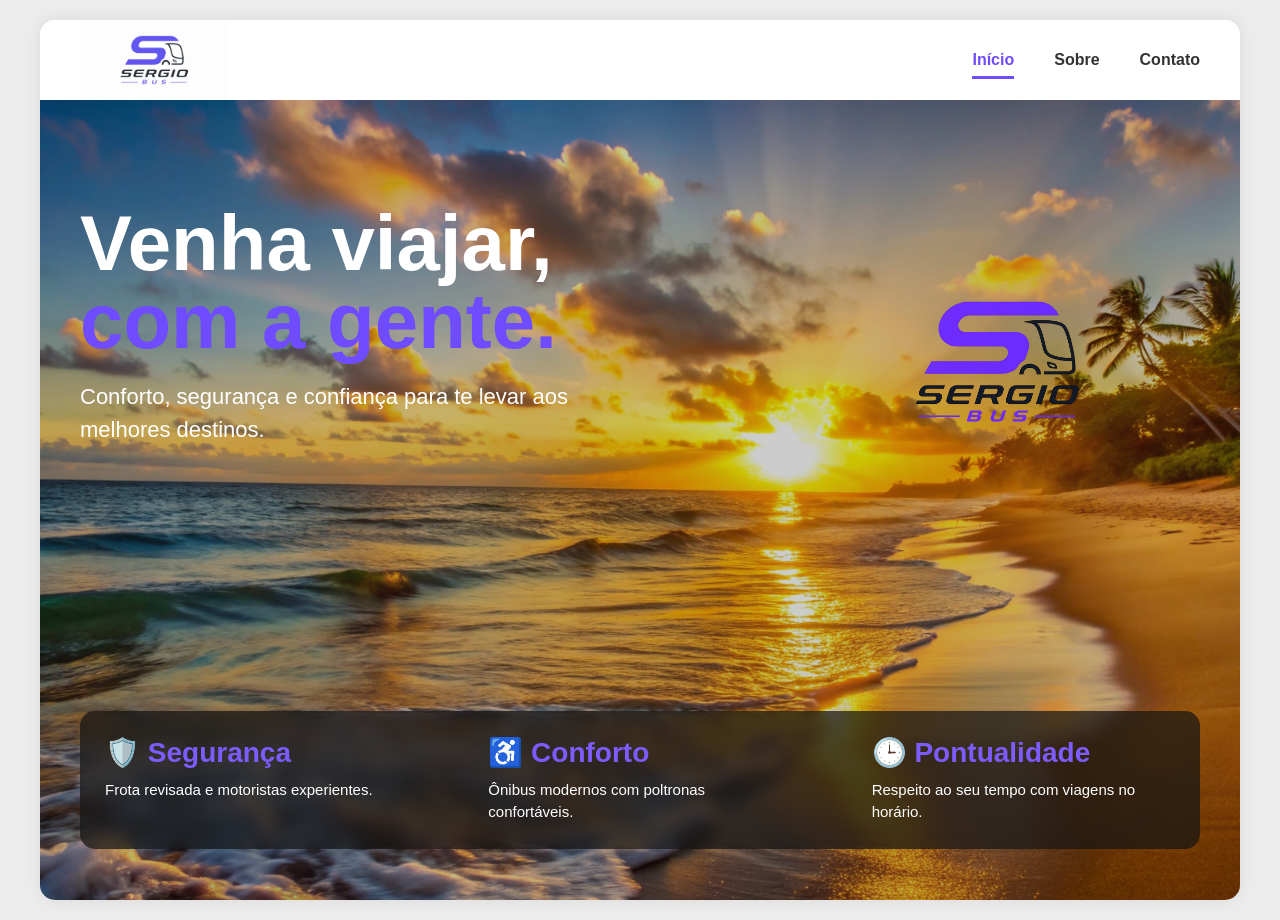
<file: index.html>
<!DOCTYPE html>
<html lang="pt-BR">
<head>
<meta charset="UTF-8">
<meta name="viewport" content="width=device-width, initial-scale=1.0">
<title>Sergio Bus</title>

<link rel="stylesheet" href="style.css">
</head>
<body>

<div class="container">

<header>

<nav class="navbar">

<img src="img/logo1.png" class="logo">

<ul>
<li><a href="index.html" class="ativo">Início</a></li>
<li><a href="sobre.html">Sobre</a></li>
<li><a href="contato.html">Contato</a></li>
</ul>

</nav>

</header>

<section class="hero">

<div class="overlay"></div>

<div class="hero-content">

<div class="texto">

<h1>
Venha viajar,
<span>com a gente.</span>
</h1>

<p>
Conforto, segurança e confiança para te levar aos melhores destinos.
</p>

</div>

<div class="hero-logo">
<img src="img/logo2.png">
</div>

</div>

<div class="vantagens">

<div class="item">
<h3>🛡️ Segurança</h3>
<p>Frota revisada e motoristas experientes.</p>
</div>

<div class="item">
<h3>♿ Conforto</h3>
<p>Ônibus modernos com poltronas confortáveis.</p>
</div>

<div class="item">
<h3>🕒 Pontualidade</h3>
<p>Respeito ao seu tempo com viagens no horário.</p>
</div>

</div>

</section>

</div>

</body>
</html>
</file>
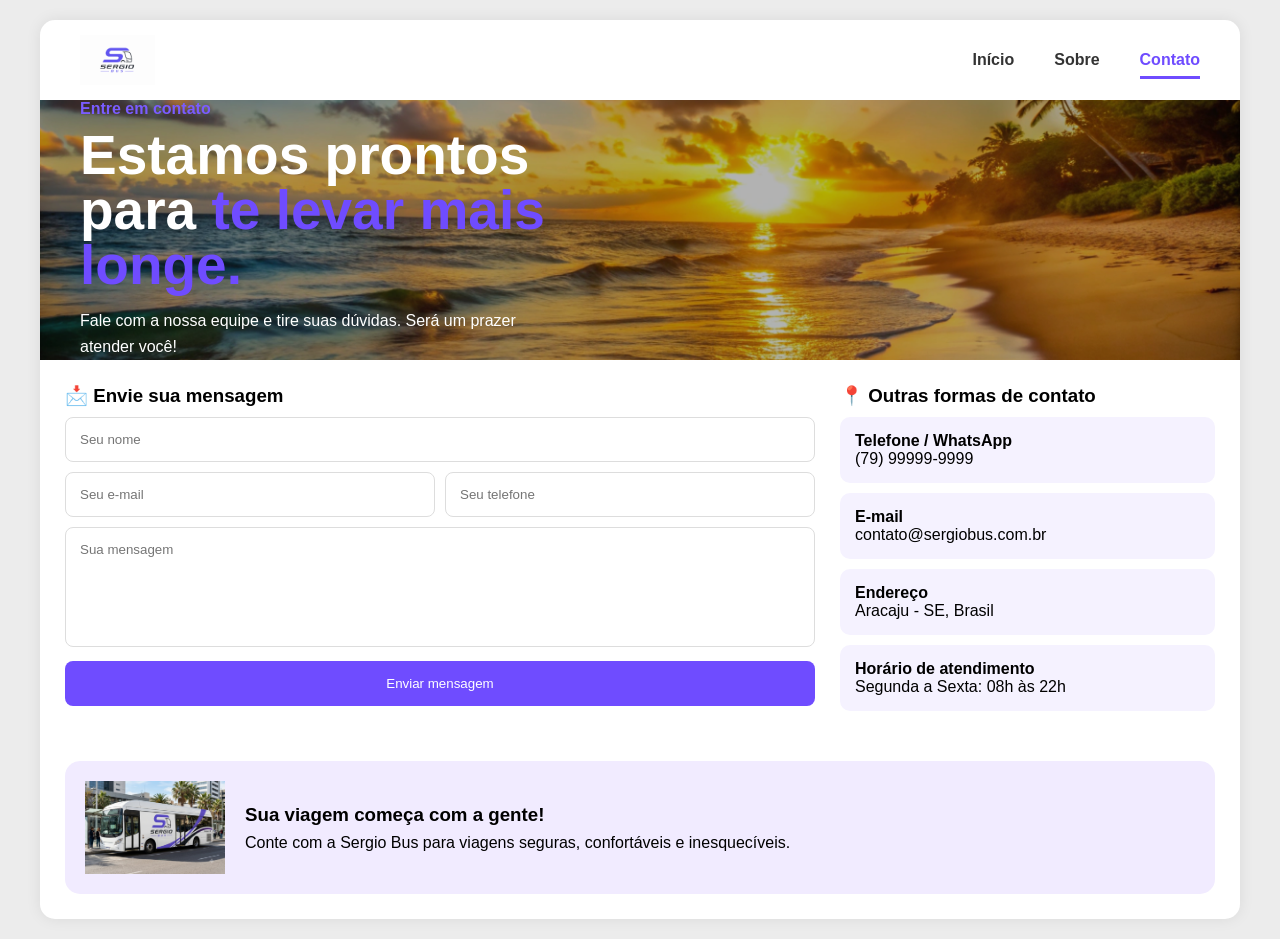
<file: contato.html>
<!DOCTYPE html>
<html lang="pt-BR">
<head>
<meta charset="UTF-8">
<meta name="viewport" content="width=device-width, initial-scale=1.0">
<title>Contato - Sergio Bus</title>

<link rel="stylesheet" href="contato.css">
</head>
<body>

<div class="container">

    <header>
        <nav class="navbar">

            <img src="img/logo1.png" class="logo" alt="Logo">

            <ul>
                <li><a href="index.html">Início</a></li>
                <li><a href="sobre.html">Sobre</a></li>
                <li><a href="contato.html" class="ativo">Contato</a></li>
            </ul>

        </nav>
    </header>

    <section class="hero">

        <div class="overlay"></div>

        <div class="hero-text">

            <h4>Entre em contato</h4>

            <h1>
                Estamos prontos para
                <span>te levar mais longe.</span>
            </h1>

            <p>
                Fale com a nossa equipe e tire suas dúvidas.
                Será um prazer atender você!
            </p>

        </div>

    </section>

    <section class="contato">

        <div class="formulario">

            <h3>📩 Envie sua mensagem</h3>

            <form action="enviar.php" method="POST">

                <input
                    type="text"
                    name="nome"
                    placeholder="Seu nome"
                    required
                >

                <div class="duplo">

                    <input
                        type="email"
                        name="email"
                        placeholder="Seu e-mail"
                        required
                    >

                    <input
                        type="tel"
                        name="telefone"
                        placeholder="Seu telefone"
                    >

                </div>

                <textarea
                    name="mensagem"
                    placeholder="Sua mensagem"
                    required
                ></textarea>

                <button type="submit">
                    Enviar mensagem
                </button>

            </form>

        </div>

        <div class="informacoes">

            <h3>📍 Outras formas de contato</h3>

            <div class="info">
                <strong>Telefone / WhatsApp</strong>
                <p>(79) 99999-9999</p>
            </div>

            <div class="info">
                <strong>E-mail</strong>
                <p>contato@sergiobus.com.br</p>
            </div>

            <div class="info">
                <strong>Endereço</strong>
                <p>Aracaju - SE, Brasil</p>
            </div>

            <div class="info">
                <strong>Horário de atendimento</strong>
                <p>Segunda a Sexta: 08h às 22h</p>
            </div>

        </div>

    </section>

    <section class="cta">

        <img src="img/onibus.png" alt="Ônibus">

        <div>

            <h3>Sua viagem começa com a gente!</h3>

            <p>
                Conte com a Sergio Bus para viagens seguras,
                confortáveis e inesquecíveis.
            </p>

        </div>

    </section>

</div>

</body>
</html>
</file>
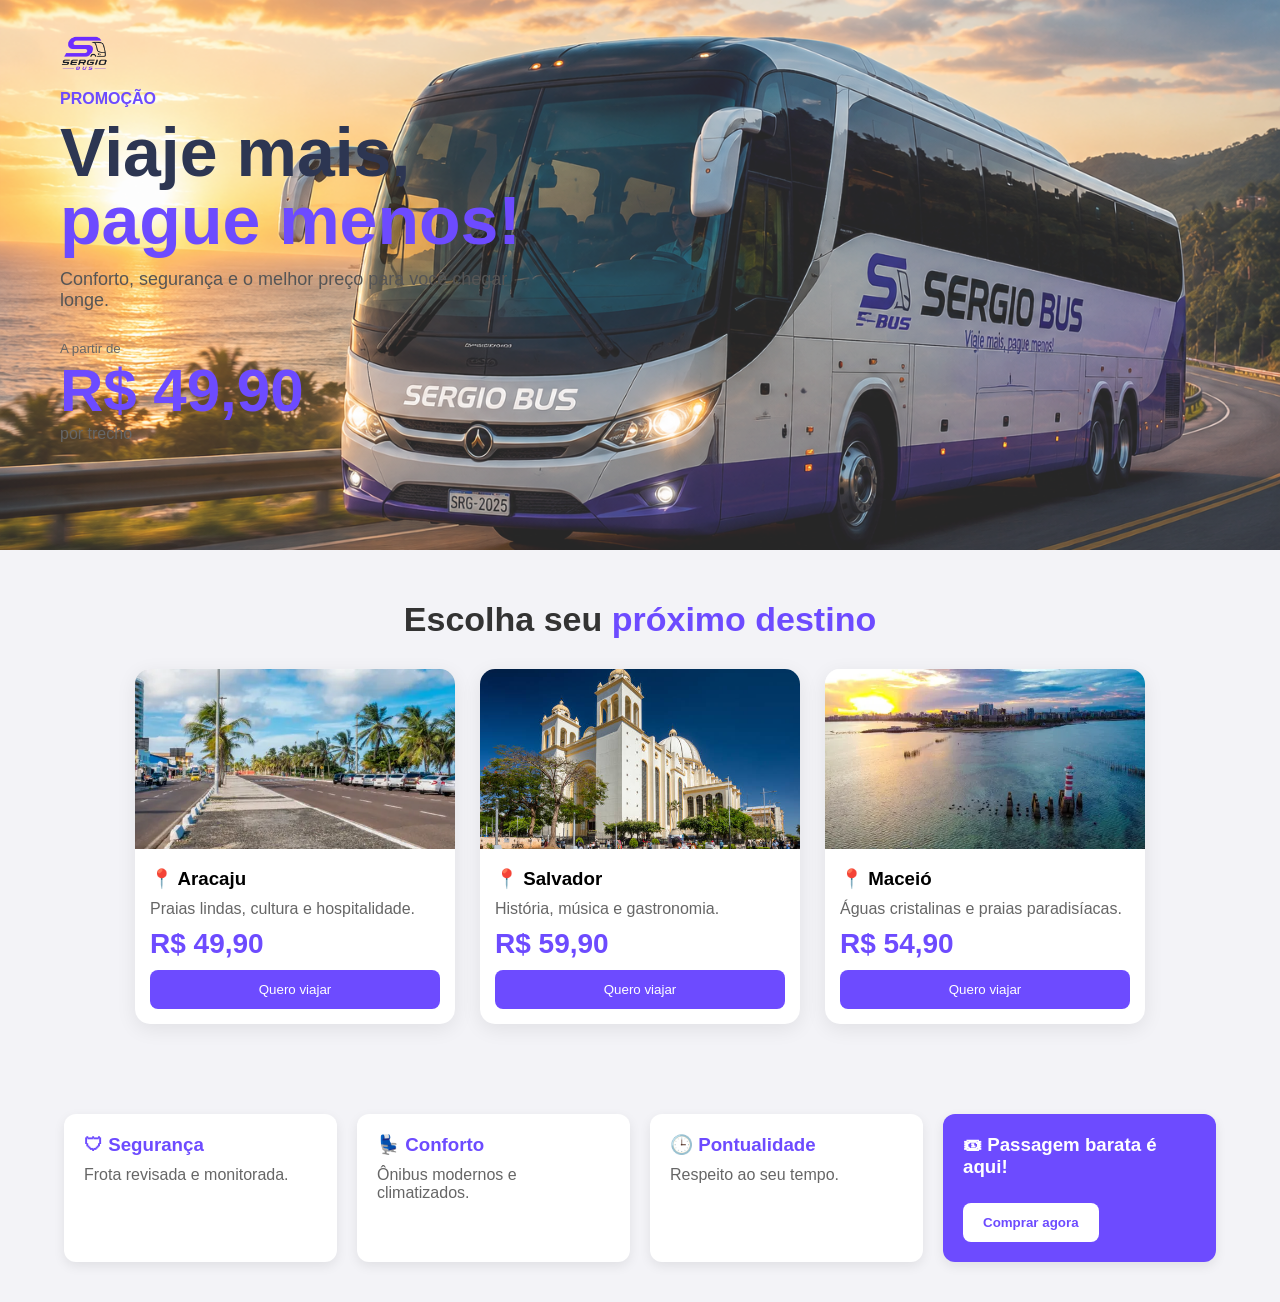
<file: promo.html>
<!DOCTYPE html>
<html lang="pt-BR">
<head>
<meta charset="UTF-8">
<meta name="viewport" content="width=device-width, initial-scale=1.0">
<title>Sergio Bus</title>
<link rel="stylesheet" href="promo.css">
</head>
<body>

<header class="banner">

    <img src="img/logo2.png" alt="Logo Sergio Bus" class="logo">

    <div class="banner-content">
        <p class="promo">PROMOÇÃO</p>

        <h1>
            Viaje mais,<br>
            <span>pague menos!</span>
        </h1>

        <p class="descricao">
            Conforto, segurança e o melhor preço
            para você chegar longe.
        </p>

        <div class="preco-box">
            <small>A partir de</small>
            <h2>R$ 49,90</h2>
            <span>por trecho</span>
        </div>
    </div>

</header>

<section class="destinos">

    <h2>Escolha seu <span>próximo destino</span></h2>

    <div class="cards">

        <div class="card">
            <img src="img/aracaju.webp" alt="Aracaju">
            <div class="card-content">
                <h3>📍 Aracaju</h3>
                <p>Praias lindas, cultura e hospitalidade.</p>
                <h4>R$ 49,90</h4>
                <button>Quero viajar</button>
            </div>
        </div>

        <div class="card">
            <img src="img/salvador.jpg" alt="Salvador">
            <div class="card-content">
                <h3>📍 Salvador</h3>
                <p>História, música e gastronomia.</p>
                <h4>R$ 59,90</h4>
                <button>Quero viajar</button>
            </div>
        </div>

        <div class="card">
            <img src="img/maceio.webp" alt="Maceió">
            <div class="card-content">
                <h3>📍 Maceió</h3>
                <p>Águas cristalinas e praias paradisíacas.</p>
                <h4>R$ 54,90</h4>
                <button>Quero viajar</button>
            </div>
        </div>

    </div>

</section>

<section class="vantagens">

    <div class="item">
        <h3>🛡 Segurança</h3>
        <p>Frota revisada e monitorada.</p>
    </div>

    <div class="item">
        <h3>💺 Conforto</h3>
        <p>Ônibus modernos e climatizados.</p>
    </div>

    <div class="item">
        <h3>🕒 Pontualidade</h3>
        <p>Respeito ao seu tempo.</p>
    </div>

    <div class="item destaque">
        <h3>🎟 Passagem barata é aqui!</h3>
        <button>Comprar agora</button>
    </div>

</section>

</body>
</html>
</file>
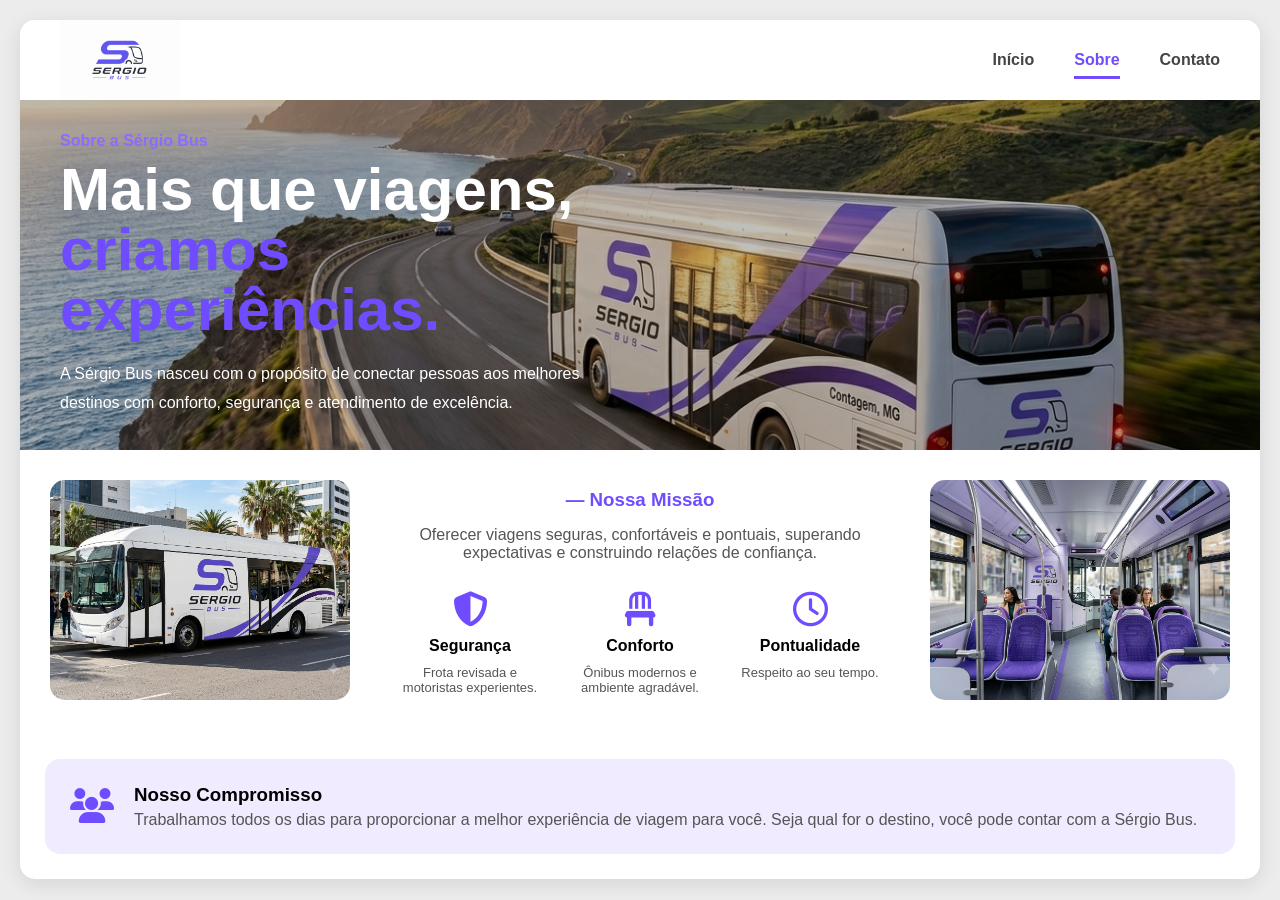
<file: sobre.html>
<!DOCTYPE html>
<html lang="pt-BR">
<head>
    <meta charset="UTF-8">
    <meta name="viewport" content="width=device-width, initial-scale=1.0">
    <title>Sobre - Sergio Bus</title>

    <link rel="stylesheet" href="sobre.css">

    <link rel="stylesheet"
    href="https://cdnjs.cloudflare.com/ajax/libs/font-awesome/6.5.1/css/all.min.css">
</head>
<body>

<div class="container">

    <header>

        <nav class="navbar">

            <img src="img/logo1.png" class="logo">

            <ul>
                <li><a href="index.html">Início</a></li>
                <li><a href="sobre.html" class="ativo">Sobre</a></li>
                <li><a href="contato.html">Contato</a></li>
            </ul>

        </nav>

    </header>

    <section class="hero">

        <div class="overlay"></div>

        <div class="hero-text">

            <h4>Sobre a Sérgio Bus</h4>

            <h1>
                Mais que viagens,<br>
                <span>criamos experiências.</span>
            </h1>

            <p>
                A Sérgio Bus nasceu com o propósito de conectar pessoas aos melhores destinos com conforto, segurança e atendimento de excelência.
            </p>

        </div>

    </section>

    <section class="missao">

        <div class="foto">
            <img src="img/onibus.png">
        </div>

        <div class="centro">

            <h3>— Nossa Missão</h3>

            <p>
                Oferecer viagens seguras, confortáveis e pontuais,
                superando expectativas e construindo relações de confiança.
            </p>

            <div class="cards">

                <div class="card">

                    <i class="fa-solid fa-shield-halved"></i>

                    <h4>Segurança</h4>

                    <p>
                        Frota revisada e motoristas experientes.
                    </p>

                </div>

                <div class="card">

                    <i class="fa-solid fa-chair"></i>

                    <h4>Conforto</h4>

                    <p>
                        Ônibus modernos e ambiente agradável.
                    </p>

                </div>

                <div class="card">

                    <i class="fa-regular fa-clock"></i>

                    <h4>Pontualidade</h4>

                    <p>
                        Respeito ao seu tempo.
                    </p>

                </div>

            </div>

        </div>

        <div class="foto">
            <img src="img/dentrodoonibus.png">
        </div>

    </section>

    <section class="compromisso">

        <i class="fa-solid fa-users"></i>

        <div>

            <h3>Nosso Compromisso</h3>

            <p>
                Trabalhamos todos os dias para proporcionar a melhor experiência de viagem para você.
                Seja qual for o destino, você pode contar com a Sérgio Bus.
            </p>

        </div>

    </section>

</div>

</body>
</html>
</file>
<file: style.css>
*{
margin:0;
padding:0;
box-sizing:border-box;
font-family:Arial, Helvetica, sans-serif;
}

body{
background:#ececec;
padding:20px;
}

.container{
max-width:1200px;
margin:auto;
background:white;
border-radius:15px;
overflow:hidden;
box-shadow:0 0 15px rgba(0,0,0,.08);
}

/* MENU */

.navbar{
height:80px;
padding:0 40px;
display:flex;
justify-content:space-between;
align-items:center;
background:white;
}

.logo{
height:100px;
}

.navbar ul{
display:flex;
gap:40px;
list-style:none;
}

.navbar a{
text-decoration:none;
color:#333;
font-weight:600;
}

.navbar a.ativo{
color:#6f4cff;
border-bottom:3px solid #6f4cff;
padding-bottom:8px;
}

/* HERO */

.hero{
height:800px;
background:url("img/praia.jpg");
background-size:cover;
background-position:center;
position:relative;
padding:40px;
}

.overlay{
position:absolute;
inset:0;
background:rgba(0,0,0,.20);
}

.hero-content{
position:relative;
z-index:2;

display:flex;
justify-content:space-between;
align-items:center;
}

.texto{
max-width:500px;
color:white;
}

.texto h1{
font-size:78px;
line-height:1;
}

.texto span{
display:block;
color:#6f4cff;
}

.texto p{
font-size:22px;
margin-top:20px;
line-height:1.5;
}

.hero-logo img{
width:400px;
margin-top:100px;
}

/* CARDS */

.vantagens{
position:relative;
z-index:2;

margin-top:200px;

display:flex;
gap:80px;

background:rgba(20,20,20,.70);

backdrop-filter:blur(8px);

padding:25px;

border-radius:15px;
}

.item{
flex:1;
color:white;
}

.item h3{
color:#7d5cff;
margin-bottom:10px;
font-size:28px;
}

.item p{
font-size:15px;
line-height:1.5;
}
</file>
<file: contato.css>
*{
    margin:0;
    padding:0;
    box-sizing:border-box;
    font-family:Arial, Helvetica, sans-serif;
}

body{
    background:#ececec;
    padding:20px;
}

.container{
    max-width:1200px;
    margin:auto;
    background:white;
    border-radius:15px;
    overflow:hidden;
    box-shadow:0 0 15px rgba(0,0,0,.08);
}

/* MENU */

.navbar{
    height:80px;
    padding:0 40px;
    display:flex;
    justify-content:space-between;
    align-items:center;
}

.logo{
    height:50px;
}

.navbar ul{
    list-style:none;
    display:flex;
    gap:40px;
}

.navbar a{
    text-decoration:none;
    color:#333;
    font-weight:600;
}

.ativo{
    color:#6f4cff !important;
    border-bottom:3px solid #6f4cff;
    padding-bottom:8px;
}

/* BANNER */

.hero{
    height:260px;
    background:url("img/praia.jpg");
    background-size:cover;
    background-position:center;
    position:relative;

    display:flex;
    align-items:center;
}

.overlay{
    position:absolute;
    inset:0;
    background:rgba(0,0,0,.30);
}

.hero-text{
    position:relative;
    z-index:2;
    color:white;
    padding:40px;
    max-width:550px;
}

.hero-text h4{
    color:#7a5cff;
    margin-bottom:10px;
}

.hero-text h1{
    font-size:55px;
    line-height:1;
}

.hero-text span{
    color:#6f4cff;
}

.hero-text p{
    margin-top:15px;
    line-height:1.6;
}

/* CONTEUDO */

.contato{
    padding:25px;

    display:grid;
    grid-template-columns:2fr 1fr;
    gap:25px;
}

.formulario input,
.formulario textarea{
    width:100%;
    padding:14px;
    border:1px solid #ddd;
    border-radius:8px;
    margin-top:10px;
}

.duplo{
    display:grid;
    grid-template-columns:1fr 1fr;
    gap:10px;
}

textarea{
    height:120px;
    resize:none;
}

button{
    width:100%;
    margin-top:10px;

    border:none;
    background:#6f4cff;
    color:white;

    padding:15px;
    border-radius:8px;

    cursor:pointer;
}

.info{
    background:#f5f2ff;
    padding:15px;
    border-radius:10px;
    margin-top:10px;
}

/* CARD FINAL */

.cta{
    margin:25px;

    background:#f1ebff;

    border-radius:15px;

    padding:20px;

    display:flex;
    align-items:center;
    gap:20px;
}

.cta img{
    width:140px;
}

.cta h3{
    margin-bottom:8px;
}

/* RESPONSIVO */

@media(max-width:900px){

    .contato{
        grid-template-columns:1fr;
    }

    .duplo{
        grid-template-columns:1fr;
    }

    .cta{
        flex-direction:column;
        text-align:center;
    }

    .hero-text h1{
        font-size:38px;
    }
}
</file>
<file: promo.css>
*{
    margin:0;
    padding:0;
    box-sizing:border-box;
    font-family:Arial, sans-serif;
}

body{
    background:#f3f3f7;
}

.banner{
    height:550px;
    background:url("img/onibus2.png") center center/cover no-repeat;
    position:relative;
}

.banner::before{
    content:"";
    position:absolute;
    inset:0;
    background:rgba(255,255,255,.15);
}

.logo{
    position:absolute;
    top:20px;
    left:30px;
    width:110px;
    z-index:2;
}

.banner-content{
    position:absolute;
    left:60px;
    top:90px;
    max-width:500px;
    z-index:2;
}

.promo{
    color:#6d4bff;
    font-weight:bold;
    margin-bottom:10px;
}

.banner-content h1{
    font-size:68px;
    line-height:1;
    color:#2d3652;
}

.banner-content h1 span{
    color:#6d4bff;
}

.descricao{
    margin-top:15px;
    font-size:18px;
    color:#555;
}

.preco-box{
    margin-top:30px;
}

.preco-box small{
    display:block;
    color:#666;
}

.preco-box h2{
    font-size:60px;
    color:#6d4bff;
}

.preco-box span{
    color:#666;
}

.destinos{
    padding:50px 5%;
}

.destinos h2{
    text-align:center;
    margin-bottom:30px;
    color:#333;
    font-size:34px;
}

.destinos span{
    color:#6d4bff;
}

.cards{
    display:flex;
    justify-content:center;
    gap:25px;
    flex-wrap:wrap;
}

.card{
    width:320px;
    background:#fff;
    border-radius:15px;
    overflow:hidden;
    box-shadow:0 5px 20px rgba(0,0,0,.08);
}

.card img{
    width:100%;
    height:180px;
    object-fit:cover;
}

.card-content{
    padding:15px;
}

.card-content h3{
    margin-bottom:10px;
}

.card-content p{
    color:#666;
    margin-bottom:10px;
}

.card-content h4{
    color:#6d4bff;
    font-size:28px;
    margin-bottom:10px;
}

.card-content button{
    width:100%;
    border:none;
    background:#6d4bff;
    color:#fff;
    padding:12px;
    border-radius:8px;
    cursor:pointer;
}

.card-content button:hover{
    background:#5735ea;
}

.vantagens{
    padding:40px 5%;
    display:grid;
    grid-template-columns:repeat(4,1fr);
    gap:20px;
}

.item{
    background:#fff;
    border-radius:12px;
    padding:20px;
    box-shadow:0 4px 12px rgba(0,0,0,.08);
}

.item h3{
    color:#6d4bff;
    margin-bottom:10px;
}

.item p{
    color:#666;
}

.destaque{
    background:#6d4bff;
    color:#fff;
}

.destaque h3{
    color:#fff;
}

.destaque button{
    margin-top:15px;
    background:#fff;
    color:#6d4bff;
    border:none;
    padding:12px 20px;
    border-radius:8px;
    cursor:pointer;
    font-weight:bold;
}

@media(max-width:900px){

    .banner{
        height:400px;
    }

    .banner-content{
        left:20px;
        top:60px;
    }

    .banner-content h1{
        font-size:42px;
    }

    .vantagens{
        grid-template-columns:1fr;
    }
}
</file>
<file: sobre.css>
*{
    margin:0;
    padding:0;
    box-sizing:border-box;
    font-family:Arial, Helvetica, sans-serif;
}

body{
    background:#ececec;
    padding:20px;
}

.container{
    max-width:1400px;
    margin:auto;
    background:white;
    border-radius:15px;
    overflow:hidden;
    box-shadow:0 5px 20px rgba(0,0,0,.1);
}

/* MENU */

.navbar{
    height:80px;
    background:white;

    display:flex;
    justify-content:space-between;
    align-items:center;

    padding:0 40px;
}

.logo{
    height:80px;
}

.navbar ul{
    display:flex;
    list-style:none;
    gap:40px;
}

.navbar a{
    text-decoration:none;
    color:#444;
    font-weight:600;
}

.ativo{
    color:#6f4cff !important;
    border-bottom:3px solid #6f4cff;
    padding-bottom:8px;
}

/* HERO */

.hero{
    height:350px;

    background-image:url("img/viagem.png");
    background-size:cover;
    background-position:center;

    position:relative;

    display:flex;
    align-items:center;
}

.overlay{
    position:absolute;
    inset:0;

    background:rgba(0,0,0,.25);
}

.hero-text{
    position:relative;
    z-index:2;

    color:white;

    padding-left:40px;

    max-width:600px;
}

.hero-text h4{
    color:#8b6cff;
    margin-bottom:10px;
}

.hero-text h1{
    font-size:60px;
    line-height:1;
}

.hero-text span{
    color:#6f4cff;
}

.hero-text p{
    margin-top:20px;
    line-height:1.8;
}

/* MISSÃO */

.missao{
    display:grid;
    grid-template-columns:300px 1fr 300px;

    gap:30px;

    padding:30px;
    align-items:center;
}

.foto img{
    width:100%;
    height:220px;
    object-fit:cover;
    border-radius:15px;
}

.centro{
    text-align:center;
}

.centro h3{
    color:#6f4cff;
    margin-bottom:15px;
}

.centro p{
    color:#555;
}

.cards{
    margin-top:30px;

    display:flex;
    justify-content:center;
    gap:20px;
}

.card{
    width:150px;
}

.card i{
    font-size:35px;
    color:#6f4cff;
    margin-bottom:10px;
}

.card h4{
    margin-bottom:10px;
}

.card p{
    font-size:13px;
}

/* COMPROMISSO */

.compromisso{
    margin:25px;

    background:#f0ebff;

    border-radius:15px;

    padding:25px;

    display:flex;
    align-items:center;
    gap:20px;
}

.compromisso i{
    font-size:35px;
    color:#6f4cff;
}

.compromisso h3{
    margin-bottom:5px;
}

.compromisso p{
    color:#555;
}

/* RESPONSIVO */

@media(max-width:1000px){

    .missao{
        grid-template-columns:1fr;
    }

    .cards{
        flex-direction:column;
        align-items:center;
    }

    .hero-text h1{
        font-size:40px;
    }

}
</file>
